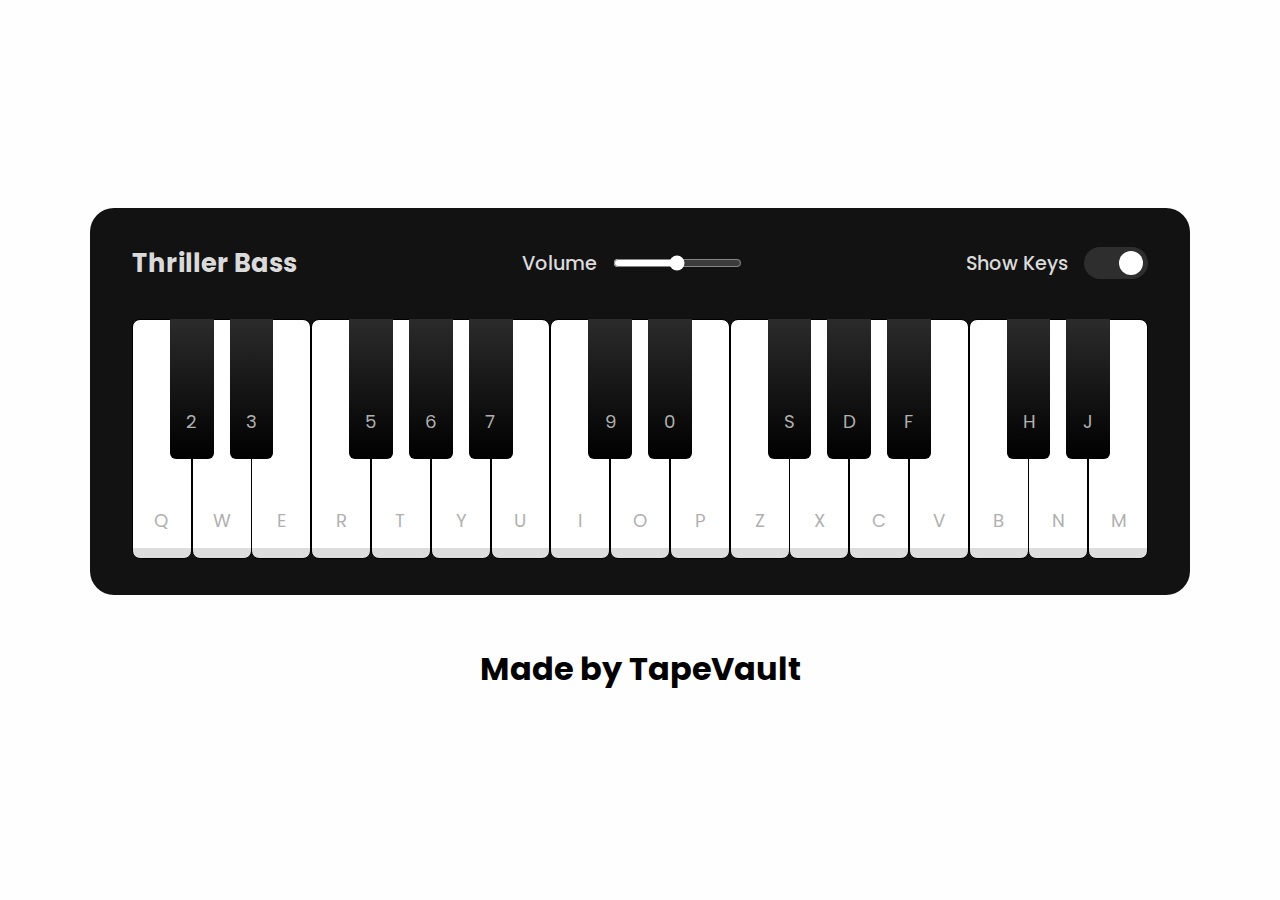
<file: Bass/index.html>
<!DOCTYPE html>
<html lang="en">
<head>
    <meta charset="UTF-8">
    <meta http-equiv="X-UA-Compatible" content="IE=edge">
    <meta name="viewport" content="width=device-width, initial-scale=0.5,maximum-scale=0.5, user-scalable=no">
    <title>Thriller Bass Player</title>
    <link rel="stylesheet" href="styles.css">
    <link href="logo.ico" rel="icon">
    <script src="script.js" defer></script>
</head>
<body>
    <!-- Made by Tapevault -->
    <div class="wrapper">
        <header>
            <h2>Thriller Bass</h2>
            <div class="column volume-slider">
                <span>Volume</span> <input type="range" min="0" max="1" value="0.5" step="any">
            </div>
            <div class="column keys-checkbox">
                <span>Show Keys</span> <input type="checkbox" checked>
            </div>
        </header>
        <ul class="piano-keys">
            <li class="key white" data-key="q"><span>q</span></li>
            <li class="key black" data-key="2"><span>2</span></li>
            <li class="key white" data-key="w"><span>w</span></li>
            <li class="key black" data-key="3"><span>3</span></li>
            <li class="key white" data-key="e"><span>e</span></li>
            <li class="key white" data-key="r"><span>r</span></li>
            <li class="key black" data-key="5"><span>5</span></li>
            <li class="key white" data-key="t"><span>t</span></li>
            <li class="key black" data-key="6"><span>6</span></li>
            <li class="key white" data-key="y"><span>y</span></li>
            <li class="key black" data-key="7"><span>7</span></li>
            <li class="key white" data-key="u"><span>u</span></li>
            <li class="key white" data-key="i"><span>i</span></li>
            <li class="key black" data-key="9"><span>9</span></li>
            <li class="key white" data-key="o"><span>o</span></li>
            <li class="key black" data-key="0"><span>0</span></li>
            <li class="key white" data-key="p"><span>p</span></li>
            <li class="key white" data-key="z"><span>z</span></li>
            <li class="key black" data-key="s"><span>s</span></li>
            <li class="key white" data-key="x"><span>x</span></li>
            <li class="key black" data-key="d"><span>d</span></li>
            <li class="key white" data-key="c"><span>c</span></li>
            <li class="key black" data-key="f"><span>f</span></li>
            <li class="key white" data-key="v"><span>v</span></li>
            <li class="key white" data-key="b"><span>b</span></li>
            <li class="key black" data-key="h"><span>h</span></li>
            <li class="key white" data-key="n"><span>n</span></li>
            <li class="key black" data-key="j"><span>j</span></li>
            <li class="key white" data-key="m"><span>m</span></li>
        </ul>
    </div>
	<br><br>
<center><h1>Made by TapeVault</h1></center>
<script src="https://code.jquery.com/jquery-3.3.1.min.js"></script>
<script src="https://cdn.jsdelivr.net/npm/bootstrap@3.4.1/dist/js/bootstrap.min.js" integrity="sha384-aJ21OjlMXNL5UyIl/XNwTMqvzeRMZH2w8c5cRVpzpU8Y5bApTppSuUkhZXN0VxHd" crossorigin="anonymous"></script>
</body>
</html>
</file>
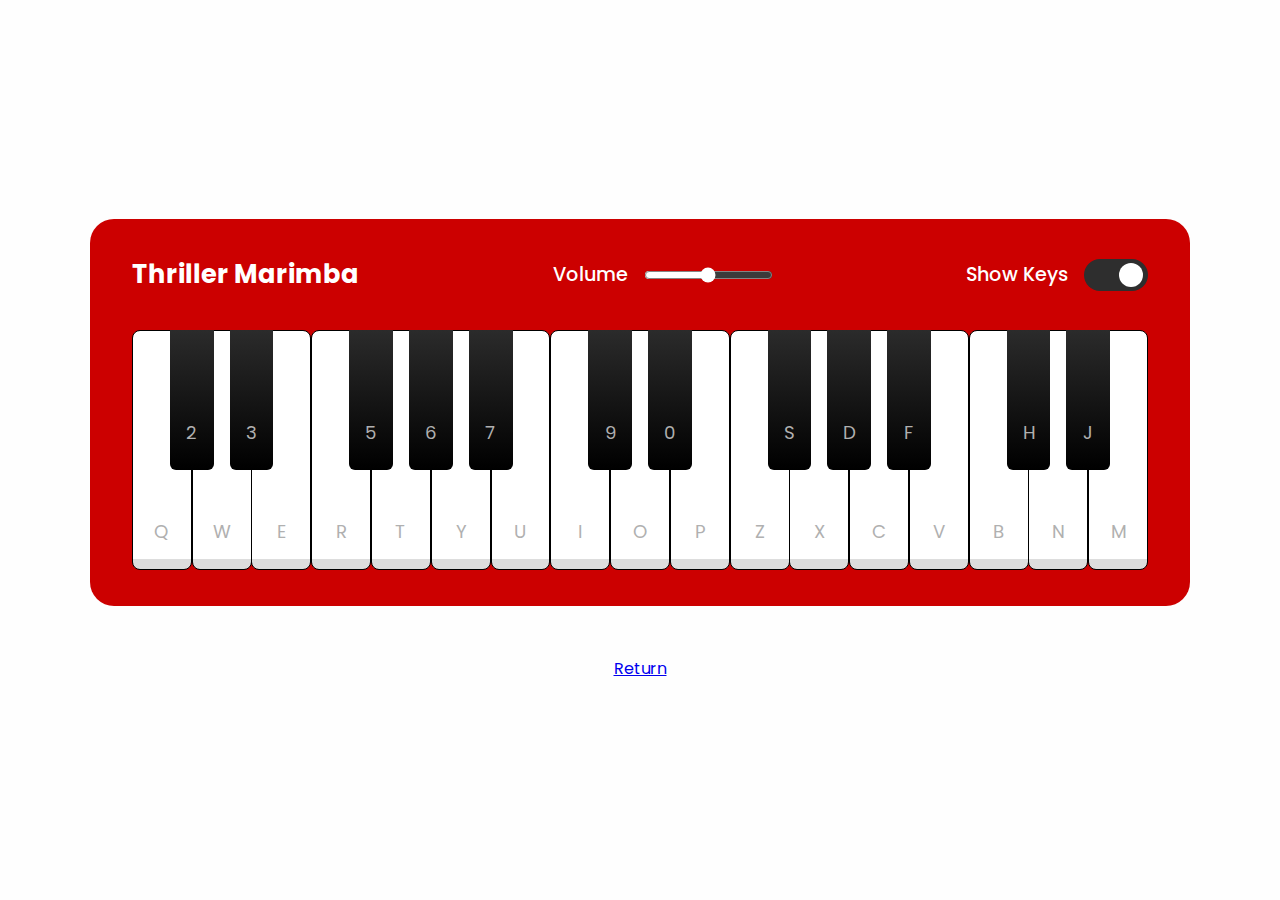
<file: Marimba/index.html>
<!DOCTYPE html>
<html lang="en">
<head>
    <meta charset="UTF-8">
    <meta http-equiv="X-UA-Compatible" content="IE=edge">
    <meta name="viewport" content="width=device-width, initial-scale=0.5,maximum-scale=0.5, user-scalable=no">
    <title>Thriller Marimba Player</title>
    <link rel="stylesheet" href="styles.css">
    <link href="logo.ico" rel="icon">
    <script src="script.js" defer></script>
</head>
<body>
    <!-- Made by Tapevault -->
    <div class="wrapper">
        <header>
            <h2>Thriller Marimba</h2>
            <div class="column volume-slider">
                <span>Volume</span> <input type="range" min="0" max="1" value="0.5" step="any">
            </div>
            <div class="column keys-checkbox">
                <span>Show Keys</span> <input type="checkbox" checked>
            </div>
        </header>
        <ul class="piano-keys">
            <li class="key white" data-key="q"><span>q</span></li>
            <li class="key black" data-key="2"><span>2</span></li>
            <li class="key white" data-key="w"><span>w</span></li>
            <li class="key black" data-key="3"><span>3</span></li>
            <li class="key white" data-key="e"><span>e</span></li>
            <li class="key white" data-key="r"><span>r</span></li>
            <li class="key black" data-key="5"><span>5</span></li>
            <li class="key white" data-key="t"><span>t</span></li>
            <li class="key black" data-key="6"><span>6</span></li>
            <li class="key white" data-key="y"><span>y</span></li>
            <li class="key black" data-key="7"><span>7</span></li>
            <li class="key white" data-key="u"><span>u</span></li>
            <li class="key white" data-key="i"><span>i</span></li>
            <li class="key black" data-key="9"><span>9</span></li>
            <li class="key white" data-key="o"><span>o</span></li>
            <li class="key black" data-key="0"><span>0</span></li>
            <li class="key white" data-key="p"><span>p</span></li>
            <li class="key white" data-key="z"><span>z</span></li>
            <li class="key black" data-key="s"><span>s</span></li>
            <li class="key white" data-key="x"><span>x</span></li>
            <li class="key black" data-key="d"><span>d</span></li>
            <li class="key white" data-key="c"><span>c</span></li>
            <li class="key black" data-key="f"><span>f</span></li>
            <li class="key white" data-key="v"><span>v</span></li>
            <li class="key white" data-key="b"><span>b</span></li>
            <li class="key black" data-key="h"><span>h</span></li>
            <li class="key white" data-key="n"><span>n</span></li>
            <li class="key black" data-key="j"><span>j</span></li>
            <li class="key white" data-key="m"><span>m</span></li>
        </ul>
    </div>
	<br><br>
<center><a href="https://tapevault.github.io/Thriller-Keyboards/">Return</a></center>
<script src="https://code.jquery.com/jquery-3.3.1.min.js"></script>
<script src="https://cdn.jsdelivr.net/npm/bootstrap@3.4.1/dist/js/bootstrap.min.js" integrity="sha384-aJ21OjlMXNL5UyIl/XNwTMqvzeRMZH2w8c5cRVpzpU8Y5bApTppSuUkhZXN0VxHd" crossorigin="anonymous"></script>
</body>
</html>
</file>
<file: Bass/styles.css>
@import url('https://fonts.googleapis.com/css2?family=Poppins&display=swap');

* {
    margin: 0;
    padding: 0;
    box-sizing: border-box;
    font-family: 'Poppins', sans-serif;
    transition: all 0.2s ease;
}

body {
    display: flex;
    align-items: center;
    justify-content: center;
    min-height: 100vh;
    background: #fefefe;
    padding: 0 10px;
    flex-direction: column;
}

.wrapper {
    background: #121212;
    width: 1100px;
    border-radius: 24px;
    padding: 36px 42px;
}

.wrapper header {
    color: #dadada;
    display: flex;
    align-items: center;
    justify-content: space-between;
}

header h2 {
    font-size: 1.6rem;
    user-select: none;
}

header .column {
    display: flex;
    align-items: center;
}

header .column span {
    font-weight: 500;
    font-size: 1.2rem;
    margin-right: 16px;
}

.volume-slider input {
    accent-color: #fff;
    outline: none;
}

.keys-checkbox input {
    appearance: none;
    background: #2e2e2e;
    width: 64px;
    height: 32px;
    border-radius: 32px;
    position: relative;
    cursor: pointer;
}

.keys-checkbox input::before {
    content: "";
    height: 24px;
    width: 24px;
    left: 5px;
    border-radius: inherit;
    background: #ababab;
    position: absolute;
    top: 50%;
    transform: translateY(-50%);
    transition: all 0.2s ease;
}

.keys-checkbox input:checked::before {
    left: 35px;
    background: #fff;
}

.piano-keys {
    display: flex;
    margin-top: 36px;
}

.piano-keys .key {
    list-style: none;
    color: #b0b0b0;
    position: relative;
    text-transform: uppercase;
    cursor: pointer;
    user-select: none;
}

.piano-keys .white {
    width: 60px;
    height: 240px;
    border-radius: 8px;
    background: linear-gradient(#fff 96%, #ddd 4%);
    border: 1px solid #000;
}

.piano-keys .white.active {
    background: linear-gradient(to bottom, #fff 0%, #ddd 100%);
    box-shadow: inset -4px 4px 24px rgba(0, 0, 0, 0.14);
}

.piano-keys .black {
    width: 44px;
    height: 140px;
    border-radius: 0 0 6px 6px;
    margin: 0 -22px 0 -22px;
    z-index: 2;
    background: linear-gradient(#2b2b2b, #000);
}

.piano-keys .black.active {
    background: linear-gradient(to bottom, #000, #2b2b2b);
    box-shadow: inset -4px 4px 14px rgba(255, 255, 255, 0.06);
}

.piano-keys span {
    position: absolute;
    bottom: 24px;
    width: 100%;
    text-align: center;
    font-size: 1.14rem;
}

.piano-keys .key.hide span {
    display: none;
}

#hint {
    margin-top: 2%;
    color: #ffffff;
}

#hint:hover {
    color: #000000;
}
</file>
<file: Marimba/styles.css>
@import url('https://fonts.googleapis.com/css2?family=Poppins&display=swap');

* {
    margin: 0;
    padding: 0;
    box-sizing: border-box;
    font-family: 'Poppins', sans-serif;
    transition: all 0.2s ease;
}

body {
    display: flex;
    align-items: center;
    justify-content: center;
    min-height: 100vh;
    background: #fefefe;
    padding: 0 10px;
    flex-direction: column;
}

.wrapper {
    background: #cc0000;
    width: 1100px;
    border-radius: 24px;
    padding: 36px 42px;
}

.wrapper header {
    color: #ffffff;
    display: flex;
    align-items: center;
    justify-content: space-between;
}

header h2 {
    font-size: 1.6rem;
    user-select: none;
}

header .column {
    display: flex;
    align-items: center;
}

header .column span {
    font-weight: 500;
    font-size: 1.2rem;
    margin-right: 16px;
}

.volume-slider input {
    accent-color: #fff;
    outline: none;
}

.keys-checkbox input {
    appearance: none;
    background: #2e2e2e;
    width: 64px;
    height: 32px;
    border-radius: 32px;
    position: relative;
    cursor: pointer;
}

.keys-checkbox input::before {
    content: "";
    height: 24px;
    width: 24px;
    left: 5px;
    border-radius: inherit;
    background: #ababab;
    position: absolute;
    top: 50%;
    transform: translateY(-50%);
    transition: all 0.2s ease;
}

.keys-checkbox input:checked::before {
    left: 35px;
    background: #fff;
}

.piano-keys {
    display: flex;
    margin-top: 36px;
}

.piano-keys .key {
    list-style: none;
    color: #b0b0b0;
    position: relative;
    text-transform: uppercase;
    cursor: pointer;
    user-select: none;
}

.piano-keys .white {
    width: 60px;
    height: 240px;
    border-radius: 8px;
    background: linear-gradient(#fff 96%, #ddd 4%);
    border: 1px solid #000;
}

.piano-keys .white.active {
    background: linear-gradient(to bottom, #fff 0%, #ddd 100%);
    box-shadow: inset -4px 4px 24px rgba(0, 0, 0, 0.14);
}

.piano-keys .black {
    width: 44px;
    height: 140px;
    border-radius: 0 0 6px 6px;
    margin: 0 -22px 0 -22px;
    z-index: 2;
    background: linear-gradient(#2b2b2b, #000);
}

.piano-keys .black.active {
    background: linear-gradient(to bottom, #000, #2b2b2b);
    box-shadow: inset -4px 4px 14px rgba(255, 255, 255, 0.06);
}

.piano-keys span {
    position: absolute;
    bottom: 24px;
    width: 100%;
    text-align: center;
    font-size: 1.14rem;
}

.piano-keys .key.hide span {
    display: none;
}

#hint {
    margin-top: 2%;
    color: #ffffff;
}

#hint:hover {
    color: #000000;
}
</file>
